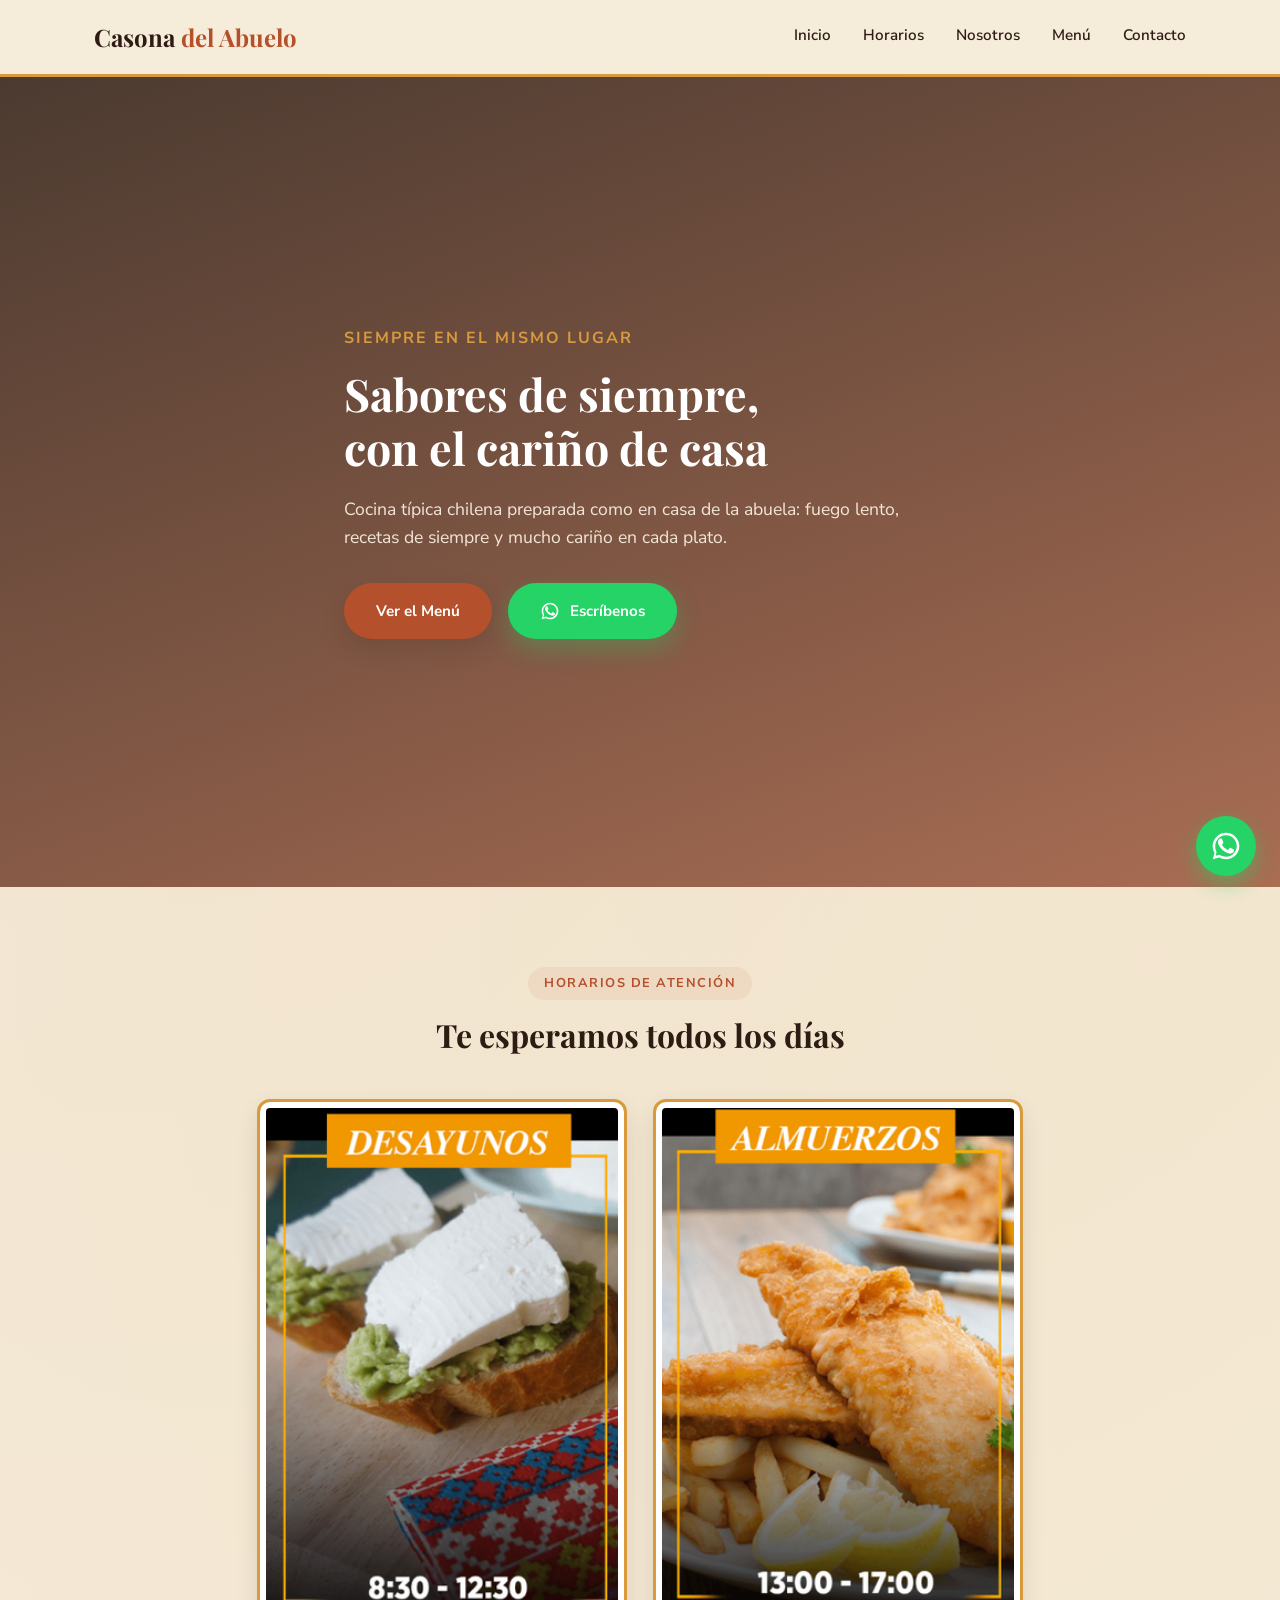
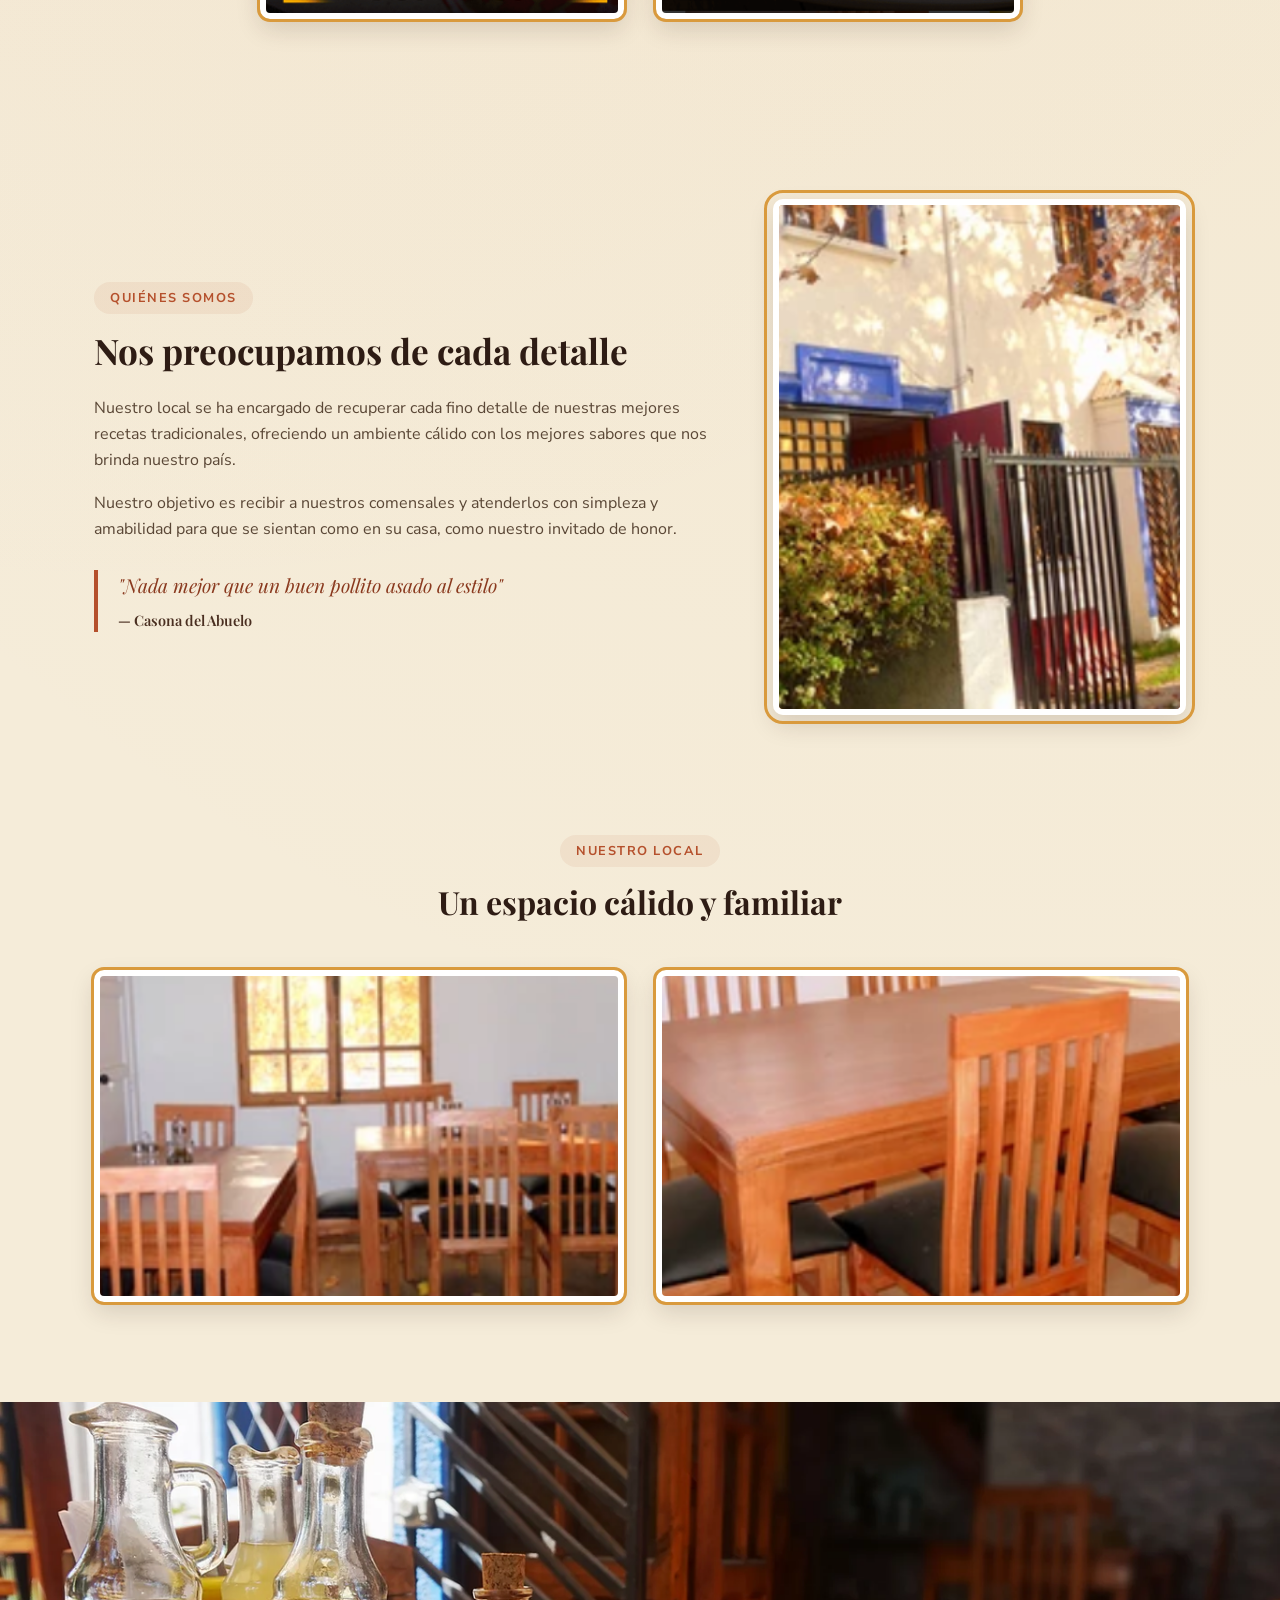
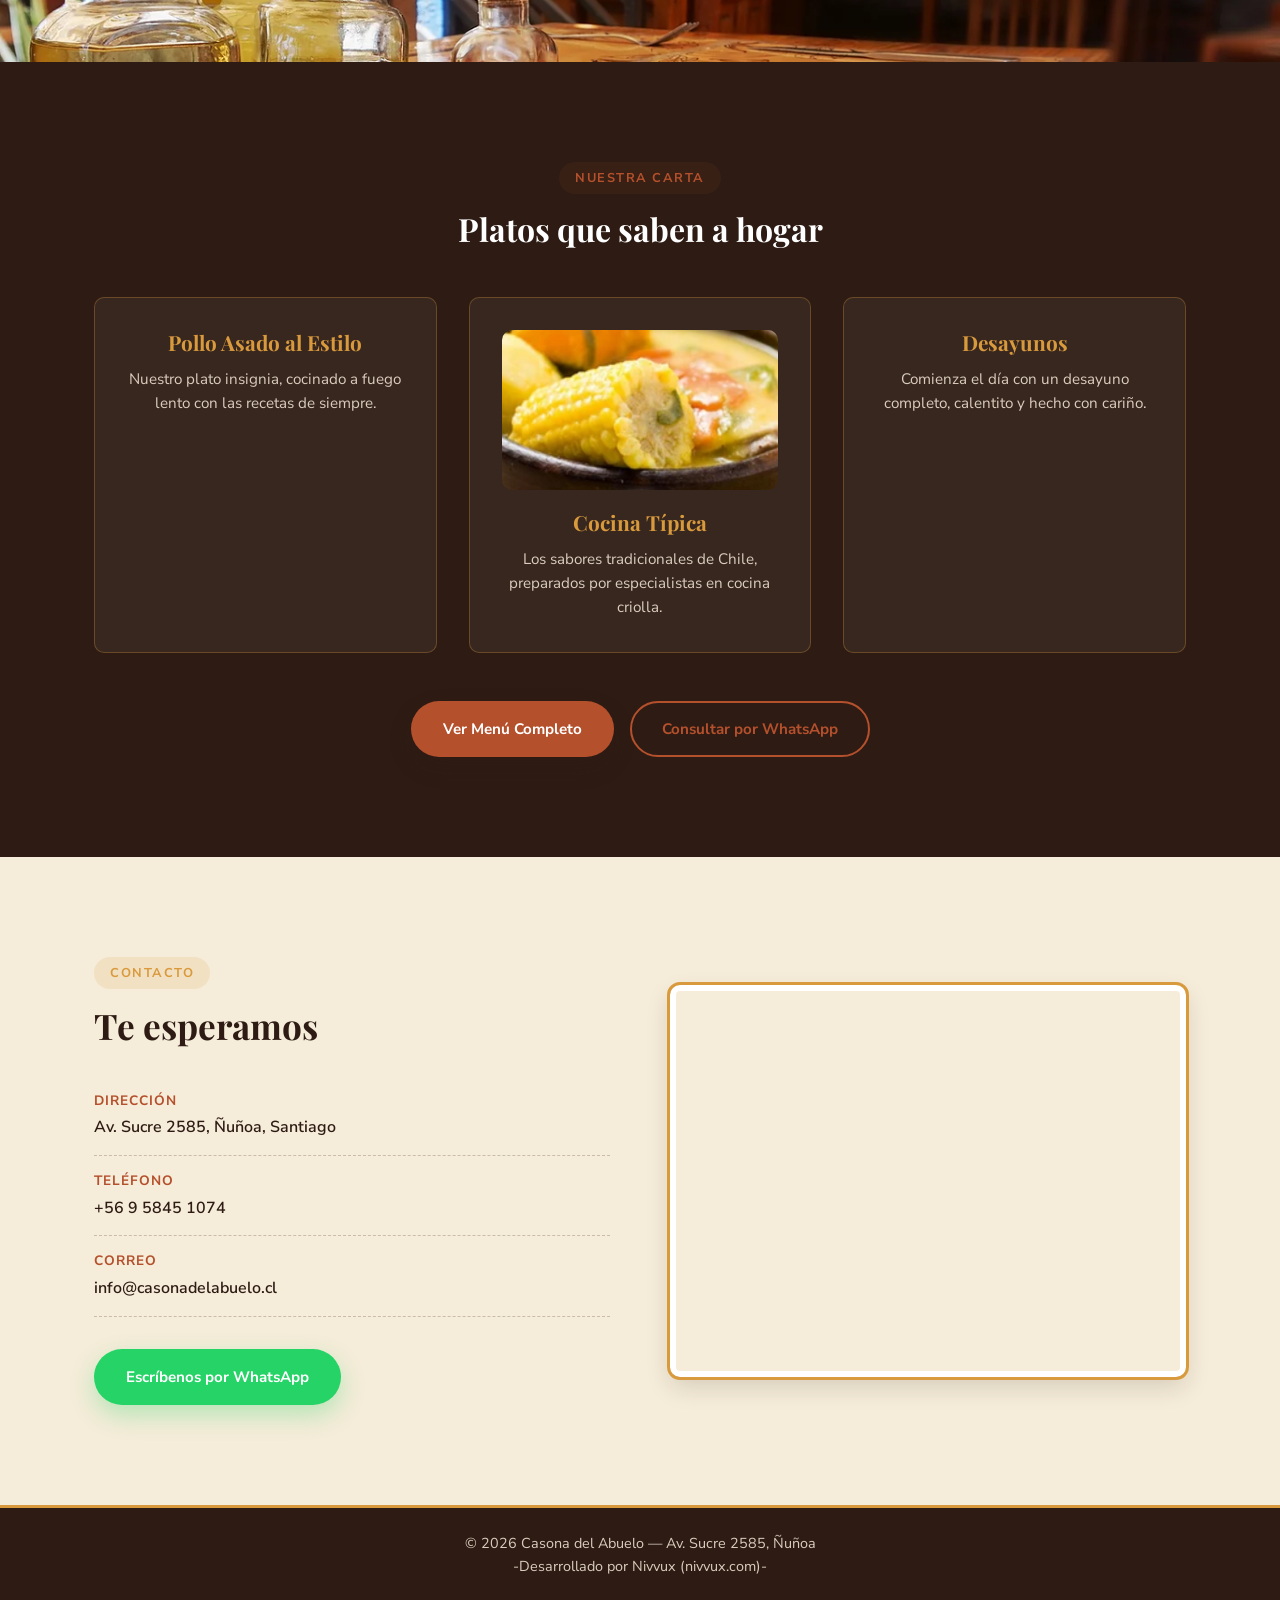
<file: index.html>
<!DOCTYPE html>
<html lang="es">
<head>
<meta charset="UTF-8">
<meta name="viewport" content="width=device-width, initial-scale=1.0">
<title>Casona del Abuelo | Cocina Típica Chilena en Ñuñoa</title>
<link rel="preconnect" href="https://fonts.googleapis.com">
<link href="https://fonts.googleapis.com/css2?family=Playfair+Display:wght@600;700;800&family=Nunito+Sans:wght@400;600;700&display=swap" rel="stylesheet">
<link rel="stylesheet" href="styles.css">
</head>
<body>

  <!-- HEADER -->
  <header class="header">
    <div class="container header__inner">
      <a href="#inicio" class="logo">Casona <span>del Abuelo</span></a>
      <nav class="nav">
        <a href="#inicio">Inicio</a>
        <a href="#horarios">Horarios</a>
        <a href="#nosotros">Nosotros</a>
        <a href="menu.html">Menú</a>
        <a href="#contacto">Contacto</a>
      </nav>
    </div>
  </header>

  <!-- HERO -->
  <section id="inicio" class="hero">
    <div class="hero__overlay"></div>
    <div class="container hero__content">
      <p class="hero__eyebrow">Siempre en el mismo lugar</p>
      <h1>Sabores de siempre,<br> con el cariño de casa</h1>
      <p class="hero__text">Cocina típica chilena preparada como en casa de la abuela: fuego lento, recetas de siempre y mucho cariño en cada plato.</p>
      <div class="hero__buttons">
        <a href="menu.html" class="btn btn--primary">Ver el Menú</a>
        <a href="https://wa.me/56958451074" target="_blank" rel="noopener" class="btn btn--whatsapp">
          <svg viewBox="0 0 24 24" class="icon-wsp" aria-hidden="true">
            <path d="M17.472 14.382c-.297-.149-1.758-.867-2.03-.967-.273-.099-.471-.148-.67.15-.197.297-.767.966-.94 1.164-.173.199-.347.223-.644.075-.297-.15-1.255-.463-2.39-1.475-.883-.788-1.48-1.761-1.653-2.059-.173-.297-.018-.458.13-.606.134-.133.298-.347.446-.52.149-.174.198-.298.298-.497.099-.198.05-.371-.025-.52-.075-.149-.669-1.612-.916-2.207-.242-.579-.487-.5-.669-.51-.173-.008-.371-.01-.57-.01-.198 0-.52.074-.792.372-.272.297-1.04 1.016-1.04 2.479 0 1.462 1.065 2.875 1.213 3.074.149.198 2.096 3.2 5.077 4.487.709.306 1.262.489 1.694.625.712.227 1.36.195 1.872.118.571-.085 1.758-.719 2.006-1.413.248-.694.248-1.289.173-1.413-.074-.124-.272-.198-.57-.347z"/>
            <path d="M12.001 2C6.478 2 2 6.477 2 12c0 1.85.5 3.63 1.45 5.2L2 22l4.947-1.301A9.96 9.96 0 0 0 12 22c5.523 0 10-4.477 10-10S17.523 2 12 2zm0 18.045c-1.61 0-3.19-.44-4.564-1.27l-.328-.194-2.934.771.784-2.86-.213-.34A8.03 8.03 0 0 1 3.955 12c0-4.436 3.609-8.045 8.046-8.045 4.436 0 8.045 3.609 8.045 8.045 0 4.437-3.609 8.045-8.045 8.045z"/>
          </svg>
          Escríbenos
        </a>
      </div>
    </div>
  </section>

  <!-- HORARIOS -->
  <section id="horarios" class="schedule">
    <div class="container">
      <span class="tag tag--center">Horarios de atención</span>
      <h2 class="section-title">Te esperamos todos los días</h2>
      <div class="schedule__grid">
        <div class="schedule__card">
          <img src="imagen1.png" alt="Desayunos Casona del Abuelo, horario 8:30 a 12:30">
        </div>
        <div class="schedule__card">
          <img src="imagen2.png" alt="Almuerzos Casona del Abuelo, horario 13:00 a 17:00">
        </div>
      </div>
    </div>
  </section>

  <!-- NOSOTROS -->
  <section id="nosotros" class="about">
    <div class="container about__grid">
      <div class="about__text">
        <span class="tag">Quiénes somos</span>
        <h2>Nos preocupamos de cada detalle</h2>
        <p>Nuestro local se ha encargado de recuperar cada fino detalle de nuestras mejores recetas tradicionales, ofreciendo un ambiente cálido con los mejores sabores que nos brinda nuestro país.</p>
        <p>Nuestro objetivo es recibir a nuestros comensales y atenderlos con simpleza y amabilidad para que se sientan como en su casa, como nuestro invitado de honor.</p>
        <blockquote>"Nada mejor que un buen pollito asado al estilo" <span>— Casona del Abuelo</span></blockquote>
      </div>
      <div class="about__decor">
        <div class="about__frame">
          <img src="imagen4.png" alt="Fachada de Casona del Abuelo en Ñuñoa">
        </div>
      </div>
    </div>
  </section>

  <!-- GALERÍA -->
  <section id="galeria" class="gallery">
    <div class="container">
      <span class="tag tag--center">Nuestro local</span>
      <h2 class="section-title">Un espacio cálido y familiar</h2>
      <div class="gallery__grid">
        <div class="gallery__item">
          <img src="imagen5.png" alt="Comedor de Casona del Abuelo con mesas de madera">
        </div>
        <div class="gallery__item">
          <img src="imagen6.png" alt="Mesa y sillas de madera del comedor">
        </div>
      </div>
    </div>
  </section>

  <!-- BANNER CONDIMENTOS -->
  <section class="banner-strip">
    <img src="imagen3.png" alt="Aceites y aliños en la mesa de Casona del Abuelo">
  </section>

  <!-- MENU DESTACADO -->
  <section id="menu" class="menu">
    <div class="container">
      <span class="tag tag--center">Nuestra carta</span>
      <h2 class="section-title">Platos que saben a hogar</h2>
      <div class="menu__grid">
        <div class="menu__card">
          <h3>Pollo Asado al Estilo</h3>
          <p>Nuestro plato insignia, cocinado a fuego lento con las recetas de siempre.</p>
        </div>
        <div class="menu__card">
          <img src="imagen7.png" alt="Cazuela tradicional chilena" class="menu__card-img">
          <h3>Cocina Típica</h3>
          <p>Los sabores tradicionales de Chile, preparados por especialistas en cocina criolla.</p>
        </div>
        <div class="menu__card">
          <h3>Desayunos</h3>
          <p>Comienza el día con un desayuno completo, calentito y hecho con cariño.</p>
        </div>
      </div>
      <div class="menu__cta">
        <a href="menu.html" class="btn btn--primary">Ver Menú Completo</a>
        <a href="https://wa.me/56958451074" target="_blank" rel="noopener" class="btn btn--outline">Consultar por WhatsApp</a>
      </div>
    </div>
  </section>

  <!-- CONTACTO -->
  <section id="contacto" class="contact">
    <div class="container contact__grid">
      <div class="contact__info">
        <span class="tag tag--light">Contacto</span>
        <h2>Te esperamos</h2>
        <ul class="contact__list">
          <li>
            <strong>Dirección</strong>
            <span>Av. Sucre 2585, Ñuñoa, Santiago</span>
          </li>
          <li>
            <strong>Teléfono</strong>
            <span>+56 9 5845 1074</span>
          </li>
          <li>
            <strong>Correo</strong>
            <span>info@casonadelabuelo.cl</span>
          </li>
        </ul>
        <a href="https://wa.me/56958451074" target="_blank" rel="noopener" class="btn btn--whatsapp">Escríbenos por WhatsApp</a>
      </div>
      <div class="contact__map">
        <iframe
          title="Ubicación Casona del Abuelo"
          src="https://www.google.com/maps?q=Av.+Sucre+2585,+%C3%91u%C3%B1oa,+Santiago&output=embed"
          loading="lazy"
          referrerpolicy="no-referrer-when-downgrade">
        </iframe>
      </div>
    </div>
  </section>

  <!-- FOOTER -->
  <footer class="footer">
    <div class="container footer__inner">
      <p>&copy; 2026 Casona del Abuelo — Av. Sucre 2585, Ñuñoa</p>
       <p>-Desarrollado por Nivvux (nivvux.com)-</p>
    </div>
  </footer>

  <!-- BOTÓN FLOTANTE WHATSAPP -->
  <a href="https://wa.me/56958451074" target="_blank" rel="noopener" class="wsp-float" aria-label="Escríbenos por WhatsApp">
    <svg viewBox="0 0 24 24" aria-hidden="true">
      <path d="M17.472 14.382c-.297-.149-1.758-.867-2.03-.967-.273-.099-.471-.148-.67.15-.197.297-.767.966-.94 1.164-.173.199-.347.223-.644.075-.297-.15-1.255-.463-2.39-1.475-.883-.788-1.48-1.761-1.653-2.059-.173-.297-.018-.458.13-.606.134-.133.298-.347.446-.52.149-.174.198-.298.298-.497.099-.198.05-.371-.025-.52-.075-.149-.669-1.612-.916-2.207-.242-.579-.487-.5-.669-.51-.173-.008-.371-.01-.57-.01-.198 0-.52.074-.792.372-.272.297-1.04 1.016-1.04 2.479 0 1.462 1.065 2.875 1.213 3.074.149.198 2.096 3.2 5.077 4.487.709.306 1.262.489 1.694.625.712.227 1.36.195 1.872.118.571-.085 1.758-.719 2.006-1.413.248-.694.248-1.289.173-1.413-.074-.124-.272-.198-.57-.347z"/>
      <path d="M12.001 2C6.478 2 2 6.477 2 12c0 1.85.5 3.63 1.45 5.2L2 22l4.947-1.301A9.96 9.96 0 0 0 12 22c5.523 0 10-4.477 10-10S17.523 2 12 2zm0 18.045c-1.61 0-3.19-.44-4.564-1.27l-.328-.194-2.934.771.784-2.86-.213-.34A8.03 8.03 0 0 1 3.955 12c0-4.436 3.609-8.045 8.046-8.045 4.436 0 8.045 3.609 8.045 8.045 0 4.437-3.609 8.045-8.045 8.045z"/>
    </svg>
  </a>

</body>
</html>
</file>
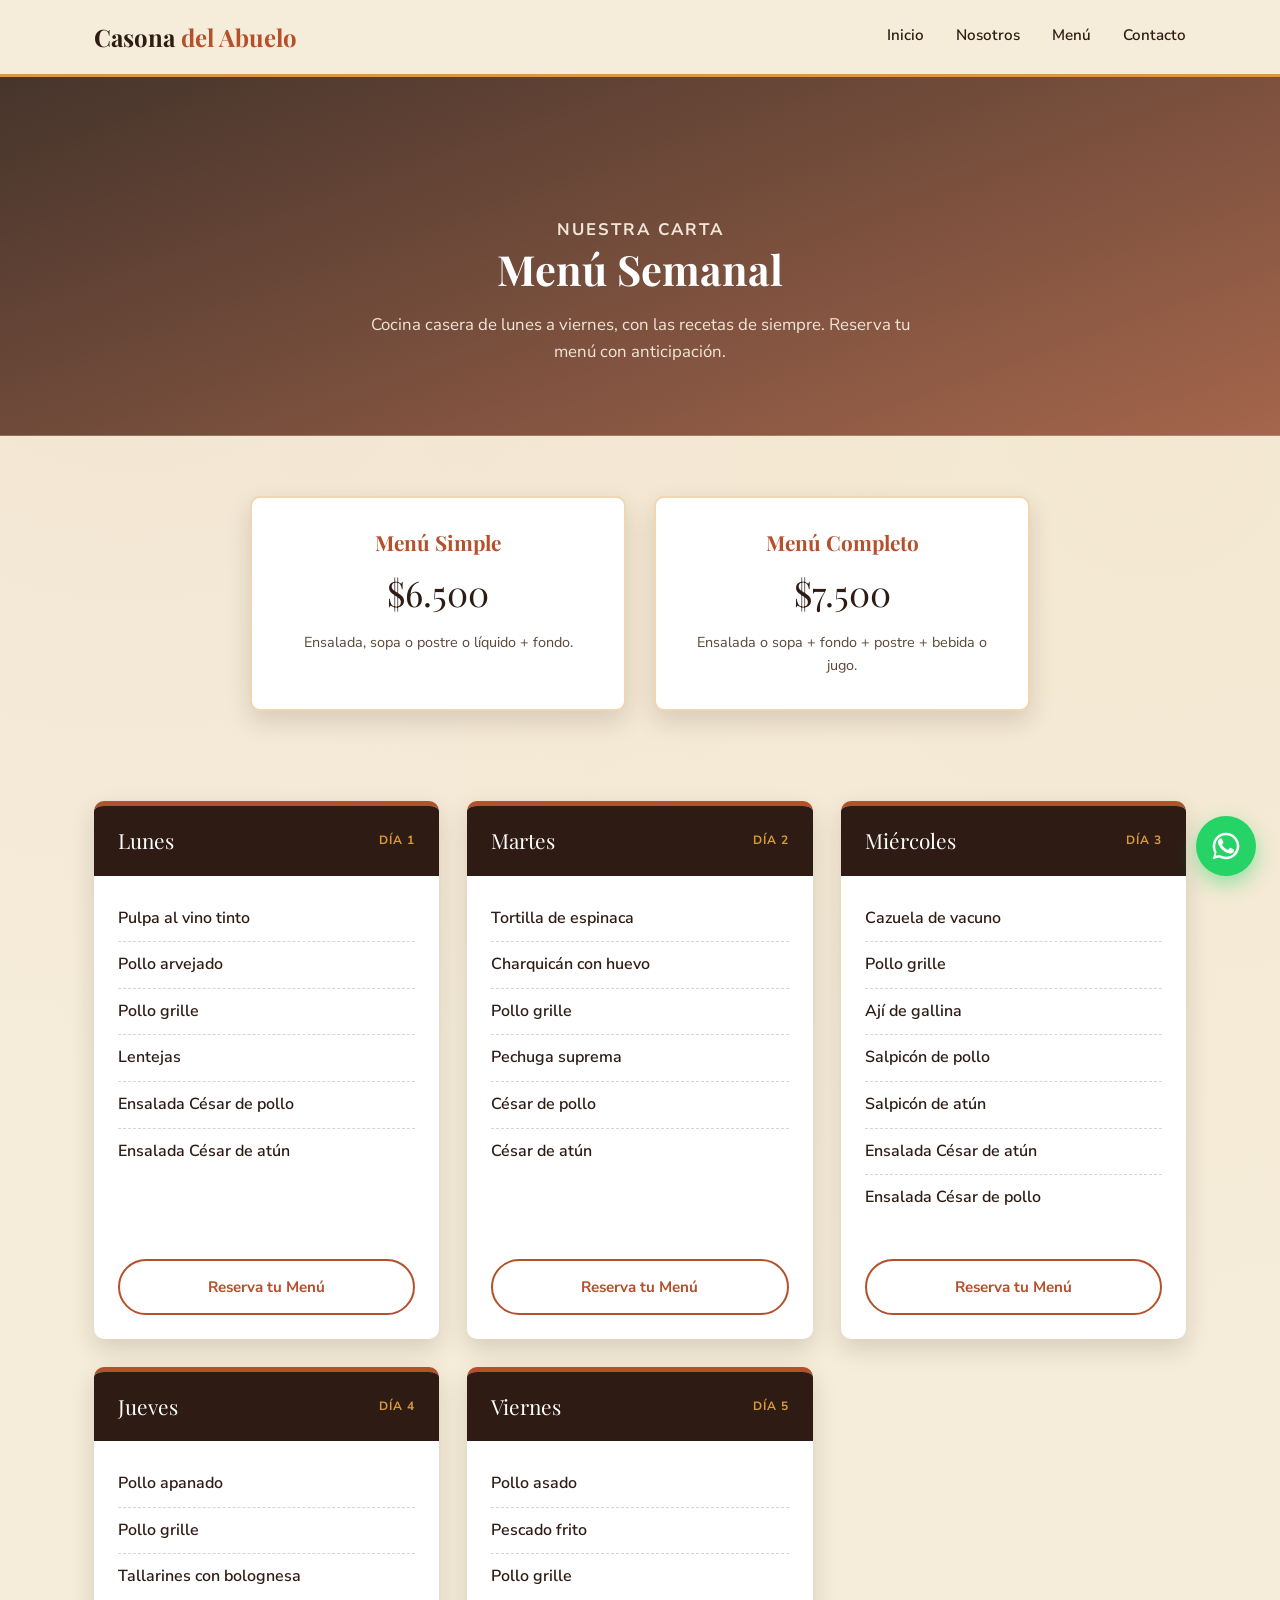
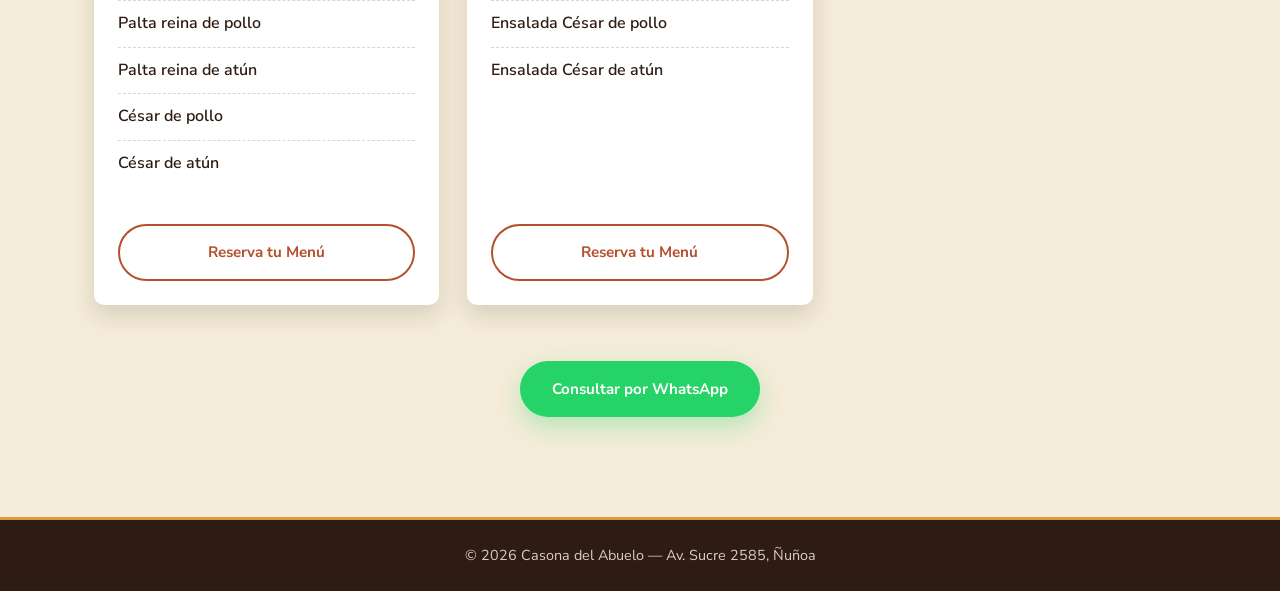
<file: menu.html>
<!DOCTYPE html>
<html lang="es">
<head>
<meta charset="UTF-8">
<meta name="viewport" content="width=device-width, initial-scale=1.0">
<title>Menú Semanal | Casona del Abuelo</title>
<link rel="preconnect" href="https://fonts.googleapis.com">
<link href="https://fonts.googleapis.com/css2?family=Playfair+Display:wght@600;700;800&family=Nunito+Sans:wght@400;600;700&display=swap" rel="stylesheet">
<link rel="stylesheet" href="styles.css">
</head>
<body>

  <!-- HEADER -->
  <header class="header">
    <div class="container header__inner">
      <a href="index.html" class="logo">Casona <span>del Abuelo</span></a>
      <nav class="nav">
        <a href="index.html">Inicio</a>
        <a href="index.html#nosotros">Nosotros</a>
        <a href="menu.html">Menú</a>
        <a href="index.html#contacto">Contacto</a>
      </nav>
    </div>
  </header>

  <!-- MENU HERO -->
  <section class="menu-hero">
    <div class="container">
      <p class="menu-hero__eyebrow">Nuestra carta</p>
      <h1>Menú Semanal</h1>
      <p>Cocina casera de lunes a viernes, con las recetas de siempre. Reserva tu menú con anticipación.</p>
    </div>
  </section>

  <!-- PRECIOS -->
  <section class="pricing">
    <div class="container">
      <div class="pricing__grid">
        <div class="pricing__card">
          <h3>Menú Simple</h3>
          <p class="price">$6.500</p>
          <p class="desc">Ensalada, sopa o postre o líquido + fondo.</p>
        </div>
        <div class="pricing__card">
          <h3>Menú Completo</h3>
          <p class="price">$7.500</p>
          <p class="desc">Ensalada o sopa + fondo + postre + bebida o jugo.</p>
        </div>
      </div>
    </div>
  </section>

  <!-- MENU SEMANAL -->
  <section class="weekly-menu">
    <div class="container">
      <div class="weekly-menu__grid">

        <!-- LUNES -->
        <div class="day-card">
          <div class="day-card__header">Lunes <span>Día 1</span></div>
          <ul class="day-card__list">
            <li>Pulpa al vino tinto</li>
            <li>Pollo arvejado</li>
            <li>Pollo grille</li>
            <li>Lentejas</li>
            <li>Ensalada César de pollo</li>
            <li>Ensalada César de atún</li>
          </ul>
          <div class="day-card__footer">
            <a href="tel:+56964955473" class="btn btn--outline">Reserva tu Menú</a>
          </div>
        </div>

        <!-- MARTES -->
        <div class="day-card">
          <div class="day-card__header">Martes <span>Día 2</span></div>
          <ul class="day-card__list">
            <li>Tortilla de espinaca</li>
            <li>Charquicán con huevo</li>
            <li>Pollo grille</li>
            <li>Pechuga suprema</li>
            <li>César de pollo</li>
            <li>César de atún</li>
          </ul>
          <div class="day-card__footer">
            <a href="tel:+56964955473" class="btn btn--outline">Reserva tu Menú</a>
          </div>
        </div>

        <!-- MIÉRCOLES -->
        <div class="day-card">
          <div class="day-card__header">Miércoles <span>Día 3</span></div>
          <ul class="day-card__list">
            <li>Cazuela de vacuno</li>
            <li>Pollo grille</li>
            <li>Ají de gallina</li>
            <li>Salpicón de pollo</li>
            <li>Salpicón de atún</li>
            <li>Ensalada César de atún</li>
            <li>Ensalada César de pollo</li>
          </ul>
          <div class="day-card__footer">
            <a href="tel:+56964955473" class="btn btn--outline">Reserva tu Menú</a>
          </div>
        </div>

        <!-- JUEVES -->
        <div class="day-card">
          <div class="day-card__header">Jueves <span>Día 4</span></div>
          <ul class="day-card__list">
            <li>Pollo apanado</li>
            <li>Pollo grille</li>
            <li>Tallarines con bolognesa</li>
            <li>Palta reina de pollo</li>
            <li>Palta reina de atún</li>
            <li>César de pollo</li>
            <li>César de atún</li>
          </ul>
          <div class="day-card__footer">
            <a href="tel:+56964955473" class="btn btn--outline">Reserva tu Menú</a>
          </div>
        </div>

        <!-- VIERNES -->
        <div class="day-card">
          <div class="day-card__header">Viernes <span>Día 5</span></div>
          <ul class="day-card__list">
            <li>Pollo asado</li>
            <li>Pescado frito</li>
            <li>Pollo grille</li>
            <li>Ensalada César de pollo</li>
            <li>Ensalada César de atún</li>
          </ul>
          <div class="day-card__footer">
            <a href="tel:+56964955473" class="btn btn--outline">Reserva tu Menú</a>
          </div>
        </div>

      </div>

      <div class="menu__cta" style="margin-top:56px;">
        <a href="https://wa.me/56958451074" target="_blank" rel="noopener" class="btn btn--whatsapp">Consultar por WhatsApp</a>
      </div>
    </div>
  </section>

  <!-- FOOTER -->
  <footer class="footer">
    <div class="container footer__inner">
      <p>&copy; 2026 Casona del Abuelo — Av. Sucre 2585, Ñuñoa</p>
    </div>
  </footer>

  <!-- BOTÓN FLOTANTE WHATSAPP -->
  <a href="https://wa.me/56958451074" target="_blank" rel="noopener" class="wsp-float" aria-label="Escríbenos por WhatsApp">
    <svg viewBox="0 0 24 24" aria-hidden="true">
      <path d="M17.472 14.382c-.297-.149-1.758-.867-2.03-.967-.273-.099-.471-.148-.67.15-.197.297-.767.966-.94 1.164-.173.199-.347.223-.644.075-.297-.15-1.255-.463-2.39-1.475-.883-.788-1.48-1.761-1.653-2.059-.173-.297-.018-.458.13-.606.134-.133.298-.347.446-.52.149-.174.198-.298.298-.497.099-.198.05-.371-.025-.52-.075-.149-.669-1.612-.916-2.207-.242-.579-.487-.5-.669-.51-.173-.008-.371-.01-.57-.01-.198 0-.52.074-.792.372-.272.297-1.04 1.016-1.04 2.479 0 1.462 1.065 2.875 1.213 3.074.149.198 2.096 3.2 5.077 4.487.709.306 1.262.489 1.694.625.712.227 1.36.195 1.872.118.571-.085 1.758-.719 2.006-1.413.248-.694.248-1.289.173-1.413-.074-.124-.272-.198-.57-.347z"/>
      <path d="M12.001 2C6.478 2 2 6.477 2 12c0 1.85.5 3.63 1.45 5.2L2 22l4.947-1.301A9.96 9.96 0 0 0 12 22c5.523 0 10-4.477 10-10S17.523 2 12 2zm0 18.045c-1.61 0-3.19-.44-4.564-1.27l-.328-.194-2.934.771.784-2.86-.213-.34A8.03 8.03 0 0 1 3.955 12c0-4.436 3.609-8.045 8.046-8.045 4.436 0 8.045 3.609 8.045 8.045 0 4.437-3.609 8.045-8.045 8.045z"/>
    </svg>
  </a>

</body>
</html>
</file>
<file: styles.css>
/* =========================================
   CASONA DEL ABUELO — ESTILO RÚSTICO/FOLCLÓRICO
   ========================================= */

:root {
  --color-terracota: #b5502c;
  --color-terracota-oscuro: #8a3a1f;
  --color-ocre: #d99a3d;
  --color-crema: #f5ecd9;
  --color-marron: #4a2f21;
  --color-marron-oscuro: #2e1c14;
  --color-verde: #6b7a3a;
  --color-whatsapp: #25d366;
  --color-whatsapp-oscuro: #1ebe57;

  --font-titulo: 'Playfair Display', serif;
  --font-texto: 'Nunito Sans', sans-serif;

  --radius: 10px;
  --shadow: 0 10px 25px rgba(46, 28, 20, 0.15);
}

* {
  margin: 0;
  padding: 0;
  box-sizing: border-box;
}

html {
  scroll-behavior: smooth;
}

body {
  font-family: var(--font-texto);
  color: var(--color-marron-oscuro);
  background-color: var(--color-crema);
  line-height: 1.6;
  background-image:
    radial-gradient(circle at 10% 10%, rgba(181, 80, 44, 0.04) 0%, transparent 40%),
    radial-gradient(circle at 90% 20%, rgba(217, 154, 61, 0.05) 0%, transparent 45%);
}

.container {
  max-width: 1140px;
  margin: 0 auto;
  padding: 0 24px;
}

h1, h2, h3 {
  font-family: var(--font-titulo);
  color: var(--color-marron-oscuro);
  line-height: 1.2;
}

a {
  text-decoration: none;
  color: inherit;
}

ul {
  list-style: none;
}

img {
  max-width: 100%;
  display: block;
}

/* =========================================
   TAGS / ETIQUETAS
   ========================================= */

.tag {
  display: inline-block;
  font-size: 0.8rem;
  font-weight: 700;
  text-transform: uppercase;
  letter-spacing: 1.5px;
  color: var(--color-terracota);
  background: rgba(181, 80, 44, 0.08);
  padding: 6px 16px;
  border-radius: 30px;
  margin-bottom: 16px;
}

.tag--center {
  display: block;
  width: fit-content;
  margin-left: auto;
  margin-right: auto;
}

.tag--light {
  color: var(--color-ocre);
  background: rgba(217, 154, 61, 0.15);
}

.section-title {
  text-align: center;
  margin-bottom: 48px;
  font-size: 2rem;
}

/* =========================================
   BOTONES
   ========================================= */

.btn {
  display: inline-flex;
  align-items: center;
  justify-content: center;
  gap: 10px;
  padding: 14px 30px;
  border-radius: 50px;
  font-weight: 700;
  font-size: 0.95rem;
  transition: transform 0.2s ease, box-shadow 0.2s ease, background-color 0.2s ease;
  cursor: pointer;
  border: 2px solid transparent;
}

.btn:hover {
  transform: translateY(-3px);
}

.btn--primary {
  background: var(--color-terracota);
  color: #fff;
  box-shadow: var(--shadow);
}

.btn--primary:hover {
  background: var(--color-terracota-oscuro);
}

.btn--outline {
  background: transparent;
  color: var(--color-terracota);
  border-color: var(--color-terracota);
}

.btn--outline:hover {
  background: var(--color-terracota);
  color: #fff;
}

.btn--whatsapp {
  background: var(--color-whatsapp);
  color: #fff;
  box-shadow: 0 10px 25px rgba(37, 211, 102, 0.3);
}

.btn--whatsapp:hover {
  background: var(--color-whatsapp-oscuro);
}

.icon-wsp {
  width: 20px;
  height: 20px;
  fill: currentColor;
}

/* =========================================
   HEADER
   ========================================= */

.header {
  position: sticky;
  top: 0;
  z-index: 100;
  background: var(--color-crema);
  border-bottom: 3px solid var(--color-ocre);
}

.header__inner {
  display: flex;
  align-items: center;
  justify-content: space-between;
  padding: 18px 24px;
}

.logo {
  font-family: var(--font-titulo);
  font-size: 1.5rem;
  font-weight: 700;
  color: var(--color-marron-oscuro);
}

.logo span {
  color: var(--color-terracota);
}

.nav {
  display: flex;
  gap: 32px;
}

.nav a {
  font-weight: 600;
  font-size: 0.95rem;
  position: relative;
  padding-bottom: 4px;
}

.nav a::after {
  content: "";
  position: absolute;
  bottom: 0;
  left: 0;
  width: 0;
  height: 2px;
  background: var(--color-terracota);
  transition: width 0.25s ease;
}

.nav a:hover::after {
  width: 100%;
}

/* =========================================
   HERO
   ========================================= */

.hero {
  position: relative;
  min-height: 90vh;
  display: flex;
  align-items: center;
  background:
    linear-gradient(160deg, rgba(46, 28, 20, 0.85), rgba(138, 58, 31, 0.7)),
    url('https://www.casonadelabuelo.cl/wp-content/uploads/2021/05/Porotos2.webp');
  background-size: cover;
  background-position: center;
  color: #fff;
}

.hero__content {
  position: relative;
  z-index: 2;
  max-width: 640px;
  padding-top: 60px;
  padding-bottom: 60px;
}

.hero__eyebrow {
  text-transform: uppercase;
  letter-spacing: 2px;
  color: var(--color-ocre);
  font-weight: 700;
  margin-bottom: 16px;
}

.hero h1 {
  color: #fff;
  font-size: 2.8rem;
  margin-bottom: 20px;
}

.hero__text {
  font-size: 1.1rem;
  margin-bottom: 32px;
  color: #f2e6d8;
}

.hero__buttons {
  display: flex;
  flex-wrap: wrap;
  gap: 16px;
}

/* =========================================
   HORARIOS
   ========================================= */

.schedule {
  padding: 80px 0;
}

.schedule__grid {
  display: grid;
  grid-template-columns: repeat(2, 1fr);
  gap: 32px;
  max-width: 760px;
  margin: 0 auto;
}

.schedule__card {
  border-radius: var(--radius);
  overflow: hidden;
  box-shadow: var(--shadow);
  border: 6px solid #fff;
  outline: 3px solid var(--color-ocre);
  transition: transform 0.25s ease;
}

.schedule__card:hover {
  transform: translateY(-6px);
}

.schedule__card img {
  width: 100%;
  height: 100%;
  object-fit: cover;
}

/* =========================================
   GALERÍA
   ========================================= */

.gallery {
  padding: 20px 0 100px;
}

.gallery__grid {
  display: grid;
  grid-template-columns: repeat(2, 1fr);
  gap: 32px;
}

.gallery__item {
  border-radius: var(--radius);
  overflow: hidden;
  box-shadow: var(--shadow);
  border: 6px solid #fff;
  outline: 3px solid var(--color-ocre);
}

.gallery__item img {
  width: 100%;
  height: 320px;
  object-fit: cover;
  display: block;
  transition: transform 0.4s ease;
}

.gallery__item:hover img {
  transform: scale(1.05);
}

/* =========================================
   BANNER DE IMAGEN COMPLETA
   ========================================= */

.banner-strip {
  width: 100%;
  line-height: 0;
}

.banner-strip img {
  width: 100%;
  height: 260px;
  object-fit: cover;
}

.banner-strip--tall img {
  height: 340px;
}

/* =========================================
   NOSOTROS / ABOUT
   ========================================= */

.about {
  padding: 100px 0;
}

.about__grid {
  display: grid;
  grid-template-columns: 1.2fr 0.8fr;
  gap: 60px;
  align-items: center;
}

.about__text h2 {
  font-size: 2.2rem;
  margin-bottom: 24px;
}

.about__text p {
  margin-bottom: 18px;
  color: #5a4736;
}

blockquote {
  border-left: 4px solid var(--color-terracota);
  padding-left: 20px;
  margin-top: 28px;
  font-family: var(--font-titulo);
  font-style: italic;
  font-size: 1.2rem;
  color: var(--color-terracota-oscuro);
}

blockquote span {
  display: block;
  margin-top: 8px;
  font-size: 0.9rem;
  font-style: normal;
  font-weight: 600;
  color: var(--color-marron);
}

.about__decor {
  display: flex;
  align-items: center;
  justify-content: center;
}

.about__frame {
  width: 100%;
  aspect-ratio: 4 / 5;
  border-radius: var(--radius);
  overflow: hidden;
  background: linear-gradient(135deg, var(--color-ocre), var(--color-terracota));
  box-shadow: var(--shadow);
  border: 6px solid #fff;
  outline: 3px solid var(--color-ocre);
  outline-offset: 6px;
}

.about__frame img {
  width: 100%;
  height: 100%;
  object-fit: cover;
}

/* =========================================
   MENÚ
   ========================================= */

.menu {
  padding: 100px 0;
  background: var(--color-marron-oscuro);
  color: #fff;
}

.menu .section-title {
  color: #fff;
}

.menu__grid {
  display: grid;
  grid-template-columns: repeat(3, 1fr);
  gap: 32px;
}

.menu__card {
  background: rgba(255, 255, 255, 0.05);
  border: 1px solid rgba(217, 154, 61, 0.3);
  border-radius: var(--radius);
  padding: 32px;
  text-align: center;
  transition: transform 0.25s ease, border-color 0.25s ease;
}

.menu__card:hover {
  transform: translateY(-6px);
  border-color: var(--color-ocre);
}

.menu__card-img {
  width: 100%;
  height: 160px;
  object-fit: cover;
  border-radius: var(--radius);
  margin-bottom: 20px;
}

.menu__card h3 {
  color: var(--color-ocre);
  margin-bottom: 12px;
  font-size: 1.3rem;
}

.menu__card p {
  color: #d9cdbd;
  font-size: 0.95rem;
}

.menu__cta {
  text-align: center;
  margin-top: 48px;
  display: flex;
  flex-wrap: wrap;
  justify-content: center;
  gap: 16px;
}

/* =========================================
   CONTACTO
   ========================================= */

.contact {
  padding: 100px 0;
}

.contact__grid {
  display: grid;
  grid-template-columns: 1fr 1fr;
  gap: 60px;
  align-items: center;
}

.contact__info h2 {
  font-size: 2.2rem;
  margin-bottom: 28px;
}

.contact__list {
  margin-bottom: 32px;
}

.contact__list li {
  display: flex;
  flex-direction: column;
  gap: 4px;
  padding: 14px 0;
  border-bottom: 1px dashed rgba(74, 47, 33, 0.25);
}

.contact__list strong {
  color: var(--color-terracota);
  font-size: 0.85rem;
  text-transform: uppercase;
  letter-spacing: 1px;
}

.contact__list span {
  font-weight: 600;
  color: var(--color-marron-oscuro);
}

.contact__map {
  border-radius: var(--radius);
  overflow: hidden;
  box-shadow: var(--shadow);
  border: 6px solid #fff;
  outline: 3px solid var(--color-ocre);
}

.contact__map iframe {
  width: 100%;
  height: 380px;
  border: 0;
  display: block;
}

/* =========================================
   FOOTER
   ========================================= */

.footer {
  background: var(--color-marron-oscuro);
  color: #d9cdbd;
  padding: 24px 0;
  text-align: center;
  font-size: 0.9rem;
  border-top: 3px solid var(--color-ocre);
}

/* =========================================
   BOTÓN FLOTANTE DE WHATSAPP
   ========================================= */

.wsp-float {
  position: fixed;
  bottom: 24px;
  right: 24px;
  width: 60px;
  height: 60px;
  background: var(--color-whatsapp);
  border-radius: 50%;
  display: flex;
  align-items: center;
  justify-content: center;
  box-shadow: 0 8px 20px rgba(37, 211, 102, 0.45);
  z-index: 999;
  animation: pulse 2.5s infinite;
  transition: transform 0.2s ease;
}

.wsp-float:hover {
  transform: scale(1.08);
}

.wsp-float svg {
  width: 32px;
  height: 32px;
  fill: #fff;
}

@keyframes pulse {
  0% { box-shadow: 0 0 0 0 rgba(37, 211, 102, 0.55); }
  70% { box-shadow: 0 0 0 16px rgba(37, 211, 102, 0); }
  100% { box-shadow: 0 0 0 0 rgba(37, 211, 102, 0); }
}

/* =========================================
   RESPONSIVE
   ========================================= */

@media (max-width: 900px) {
  .about__grid,
  .contact__grid {
    grid-template-columns: 1fr;
  }

  .about__decor {
    order: -1;
  }

  .menu__grid {
    grid-template-columns: repeat(2, 1fr);
  }

  .gallery__grid {
    grid-template-columns: 1fr;
  }
}

@media (max-width: 700px) {
  .nav {
    display: none;
  }

  .hero h1 {
    font-size: 2.1rem;
  }

  .hero__text {
    font-size: 1rem;
  }

  .about,
  .menu,
  .contact {
    padding: 70px 0;
  }

  .menu__grid {
    grid-template-columns: 1fr;
  }

  .schedule {
    padding: 50px 0;
  }

  .schedule__grid {
    grid-template-columns: 1fr;
    max-width: 320px;
  }

  .gallery {
    padding: 10px 0 70px;
  }

  .gallery__item img {
    height: 240px;
  }

  .banner-strip img {
    height: 180px;
  }

  .banner-strip--tall img {
    height: 220px;
  }

  .section-title,
  .about__text h2,
  .contact__info h2 {
    font-size: 1.7rem;
  }

  .wsp-float {
    width: 54px;
    height: 54px;
    bottom: 16px;
    right: 16px;
  }

  .wsp-float svg {
    width: 28px;
    height: 28px;
  }
}

@media (max-width: 480px) {
  .hero {
    min-height: 100vh;
  }

  .hero__buttons {
    flex-direction: column;
    align-items: stretch;
  }

  .btn {
    width: 100%;
    text-align: center;
  }

  .contact__map iframe {
    height: 280px;
  }
}

/* =========================================
   PÁGINA DE MENÚ SEMANAL
   ========================================= */

.menu-hero {
  position: relative;
  padding: 140px 0 70px;
  text-align: center;
  color: #fff;
  background:
    linear-gradient(160deg, rgba(46, 28, 20, 0.88), rgba(138, 58, 31, 0.75)),
    url('https://www.casonadelabuelo.cl/wp-content/uploads/2021/05/Porotos2.webp');
  background-size: cover;
  background-position: center;
}

.menu-hero__eyebrow {
  text-transform: uppercase;
  letter-spacing: 2px;
  color: var(--color-ocre);
  font-weight: 700;
  margin-bottom: 14px;
}

.menu-hero h1 {
  color: #fff;
  font-size: 2.6rem;
  margin-bottom: 18px;
}

.menu-hero p {
  color: #f2e6d8;
  max-width: 560px;
  margin: 0 auto;
  font-size: 1.05rem;
}

.pricing {
  padding: 60px 0 20px;
}

.pricing__grid {
  display: grid;
  grid-template-columns: repeat(2, 1fr);
  gap: 28px;
  max-width: 780px;
  margin: 0 auto;
}

.pricing__card {
  background: #fff;
  border: 2px solid rgba(217, 154, 61, 0.4);
  border-radius: var(--radius);
  padding: 32px;
  text-align: center;
  box-shadow: var(--shadow);
}

.pricing__card h3 {
  color: var(--color-terracota);
  font-size: 1.3rem;
  margin-bottom: 10px;
}

.pricing__card .price {
  font-family: var(--font-titulo);
  font-size: 2.2rem;
  color: var(--color-marron-oscuro);
  margin-bottom: 10px;
}

.pricing__card p.desc {
  color: #5a4736;
  font-size: 0.9rem;
}

.weekly-menu {
  padding: 70px 0 100px;
}

.weekly-menu__grid {
  display: grid;
  grid-template-columns: repeat(auto-fit, minmax(260px, 1fr));
  gap: 28px;
}

.day-card {
  background: #fff;
  border-radius: var(--radius);
  box-shadow: var(--shadow);
  overflow: hidden;
  border-top: 5px solid var(--color-terracota);
  display: flex;
  flex-direction: column;
}

.day-card__header {
  background: var(--color-marron-oscuro);
  color: #fff;
  padding: 18px 24px;
  font-family: var(--font-titulo);
  font-size: 1.3rem;
  display: flex;
  align-items: center;
  justify-content: space-between;
}

.day-card__header span {
  font-family: var(--font-texto);
  font-size: 0.75rem;
  text-transform: uppercase;
  letter-spacing: 1px;
  color: var(--color-ocre);
  font-weight: 700;
}

.day-card__list {
  padding: 20px 24px;
  flex: 1;
}

.day-card__list li {
  padding: 10px 0;
  border-bottom: 1px dashed rgba(74, 47, 33, 0.2);
  font-weight: 600;
  color: var(--color-marron-oscuro);
}

.day-card__list li:last-child {
  border-bottom: none;
}

.day-card__footer {
  padding: 18px 24px 24px;
}

.day-card__footer .btn {
  width: 100%;
}

@media (max-width: 700px) {
  .pricing__grid {
    grid-template-columns: 1fr;
  }

  .menu-hero {
    padding: 120px 0 50px;
  }

  .menu-hero h1 {
    font-size: 2rem;
  }
}
</file>
